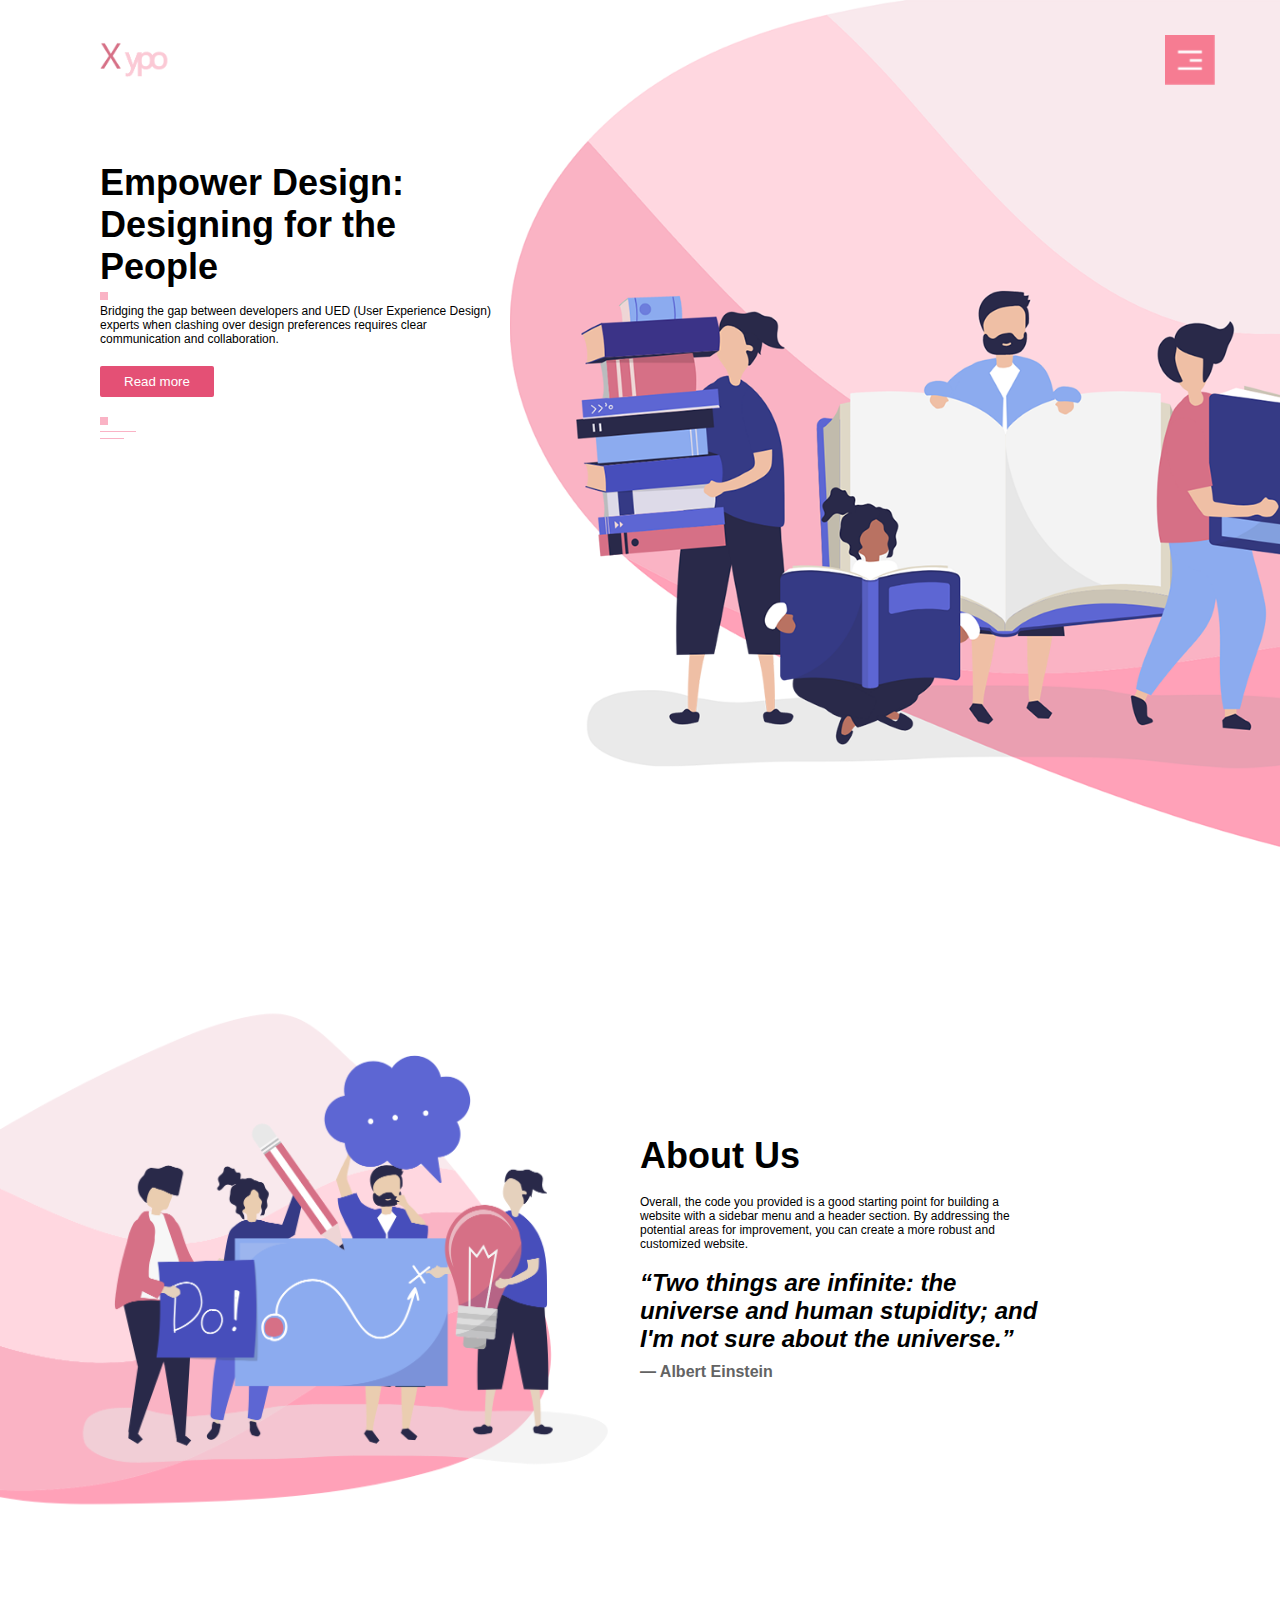
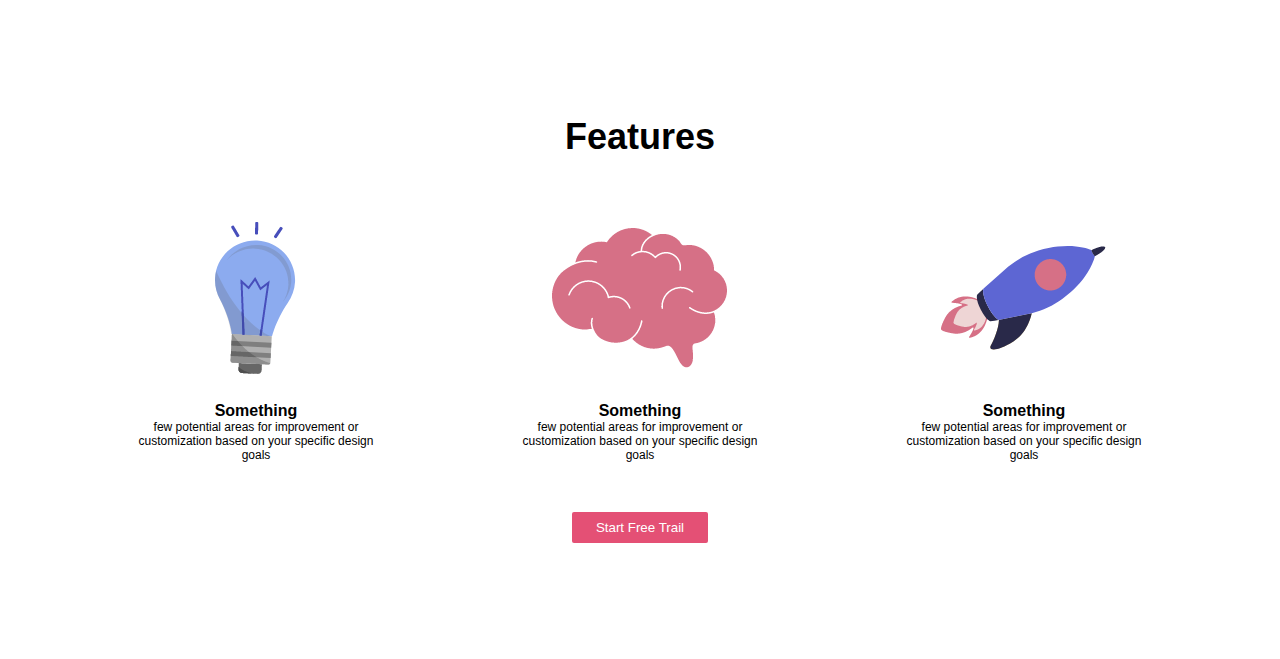
<file: Html & Css/website.html>
<!DOCTYPE html>
<html lang="en">
<head>
  <meta charset="UTF-8">
  <meta name="viewport" content="width=device-width, initial-scale=1.0">
  <title>Complete Website design using HTML and CSS</title>
  <link rel="stylesheet" href="website.css">
</head>
<body>
  <section id="header">
    <div class="container">
      <img src="images/logo.png" alt="LOGO" class="logo">
      <div class="content">
        <h1>
          Empower Design:<br> Designing for the People
        </h1>
        <span class="square1"></span>
        <p>Bridging the gap between developers and UED (User Experience Design) experts when clashing over design preferences requires clear communication and collaboration.</p>
        <button class="action">Read more</button>
        <div class="square">
          <span class="line1"></span><br>
          <span class="line2"></span><br>
          <span class="line3"></span>
        </div>
      </div>
    </div>
  </section>
  <nav id="sidebar" class="closed">
    <ul>
      <li><a href="#">Home</a></li>
      <li><a href="#">About us</a></li>
      <li><a href="#">Poducts</a></li>
      <li><a href="#">Contact</a></li>
    </ul>
  </nav>
  <img src="images/menu.png" alt="Menu" id="menuIcon">

  <!-- About -->
   <section class="about">
    <div class="left-column">
      <img src="images/about.png" alt="" class="aboutImage">
    </div>
    <div class="right-column">
      <div class="textContent">
        <h1>About Us</h1><br>
        <p>Overall, the code you provided is a good starting point for building a website with a sidebar menu and a header section. By addressing the potential areas for improvement, you can create a more robust and customized website.</p><br>
        <h2>“Two things are infinite: the universe and human stupidity; and I'm not sure about the universe.”</h2>
        <h3>― Albert Einstein</h3>
      </div>
    </div>
    
   </section>

   <!-- Features -->
    <section class="features">
      <h1>Features</h1>
      <div class="collection">
        <div class="feature1">
          <img src="images/pic-1.png" alt="" class="featureImage">
          <h4>Something</h4>
          <p>few potential areas for improvement or customization based on your specific design goals</p>
        </div>
        <div class="feature1">
          <img src="images/pic-2.png" alt="" class="featureImage">
          <h4>Something</h4>
          <p>few potential areas for improvement or customization based on your specific design goals</p>
        </div>
        <div class="feature1">
          <img src="images/pic-3.png" alt="" class="featureImage">
          <h4>Something</h4>
          <p>few potential areas for improvement or customization based on your specific design goals</p>
        </div>
      </div>
      <div class="button2">
        <button class="action">Start Free Trail</button>
      </div>
    </section>

  <script>
    const menuIcon = document.getElementById("menuIcon");
    const sidebar = document.getElementById("sidebar");

    menuIcon.addEventListener('click',   
 () => {
            if (sidebar.style.right === '-250px') {
                sidebar.style.right = '0px';
            } else {
                sidebar.style.right = '-250px';
            }
        });

    // menuIcon.onclick = function() {
    //   sideBar.classList.toggle("open"); // Toggle class on click
    // };
  </script>


</body>
</html>
</file>
<file: Html & Css/website.css>
*{
  margin: 0;
  padding: 0;
  font-family: sans-serif;
}
#header{
  height: 100vh;
  background-image: url(images/background.png);
  background-position: center;
  background-size: cover;
}
.container{
  margin-left: 100px;
  margin-right: 100px;
}
.logo{
  margin-top: 30px;
  height: 48px;
}
.content{
  height: 100vh;
  display: flex;
  flex-direction: column;
  justify-content: start;
  align-items: flex-start;
  gap: 4px;
  width: 400px;
  margin-top: 80px; 


  /* margin-top: 100px;
  margin-bottom: 100px;
  width: 400px; */
}
.action{
  margin-bottom: 16px;
  padding: 8px 24px;
  background-color: #e45075;
  color: white;
  border: 0;
  border-radius: 2px;
  cursor: pointer;
}
h1{
  font-size: 36px;
}
p{
  font-size: 12px;
}
.content button{
  margin-top: 16px;
}
.square1{
  width: 8px;
  height: 8px;
  background-color: #fab3c5;
  display: inline-block;
}
.line1{
  width: 8px;
  height: 8px;
  background-color: #fab3c5;
  display: inline-block;
}
.line2{
  width: 36px;
  height: 1px;
  background-color: #fab3c5;
  display: inline-block;
}
.line3{
  width: 24px;
  height: 1px;
  background-color: #fab3c5;
  display: inline-block;
}
.square{
  line-height: 4px;
}

/* Nav */
#sidebar{
  width: 240px;
  height: 100vh;
  position: fixed;
  background-color: #e45075;
  right: -250px;
  top: 0;
  z-index: 2;
  transition: .5s;
  padding-top: 50px;
}
nav ul li{
  margin: 40px 24px;
  list-style: none;
}
nav ul li a{
  text-decoration: none;
  color: white;
}
#menuIcon{
  width: 50px;
  position: fixed; 
  z-index: 2;
  right: 65px;
  top: 35px;
  cursor: pointer;
}
.closed {
  right: -250px;
}

.open {
  right: 0px;
}
/* About */
.about{
  display: flex;
  padding: 100px 0px;
  align-items: center;
  flex-wrap:wrap ;
}
.left-column{
  flex-basis: 50%;
}
.aboutImage{
  width: 100%;
}
.right-column{
  flex-basis: 50%;
}
.textContent{
  display: inline-block;
  width: 400px;
  align-items: center;
  margin-right: 100px;
}
h3{
  color: rgb(99, 99, 99);
  margin-top: 10px;
  font-size: 16px;
}
h2{
  font-style: italic;
}

/* features */
.features{
  margin: 100px 0px;
}
.features h1{
  margin: 40px;
  text-align: center;
}
.collection{
  justify-content: space-between;
  align-items: center;
  width: 80%;
  display: flex;
  margin: auto;
  flex-wrap: wrap;
}
.feature1{
  flex-basis: 25%;
  text-align: center;
}
.button2{
  display: flex;
  align-items: center;
  justify-content: center;
  margin: 50px 0px;
}
</file>
